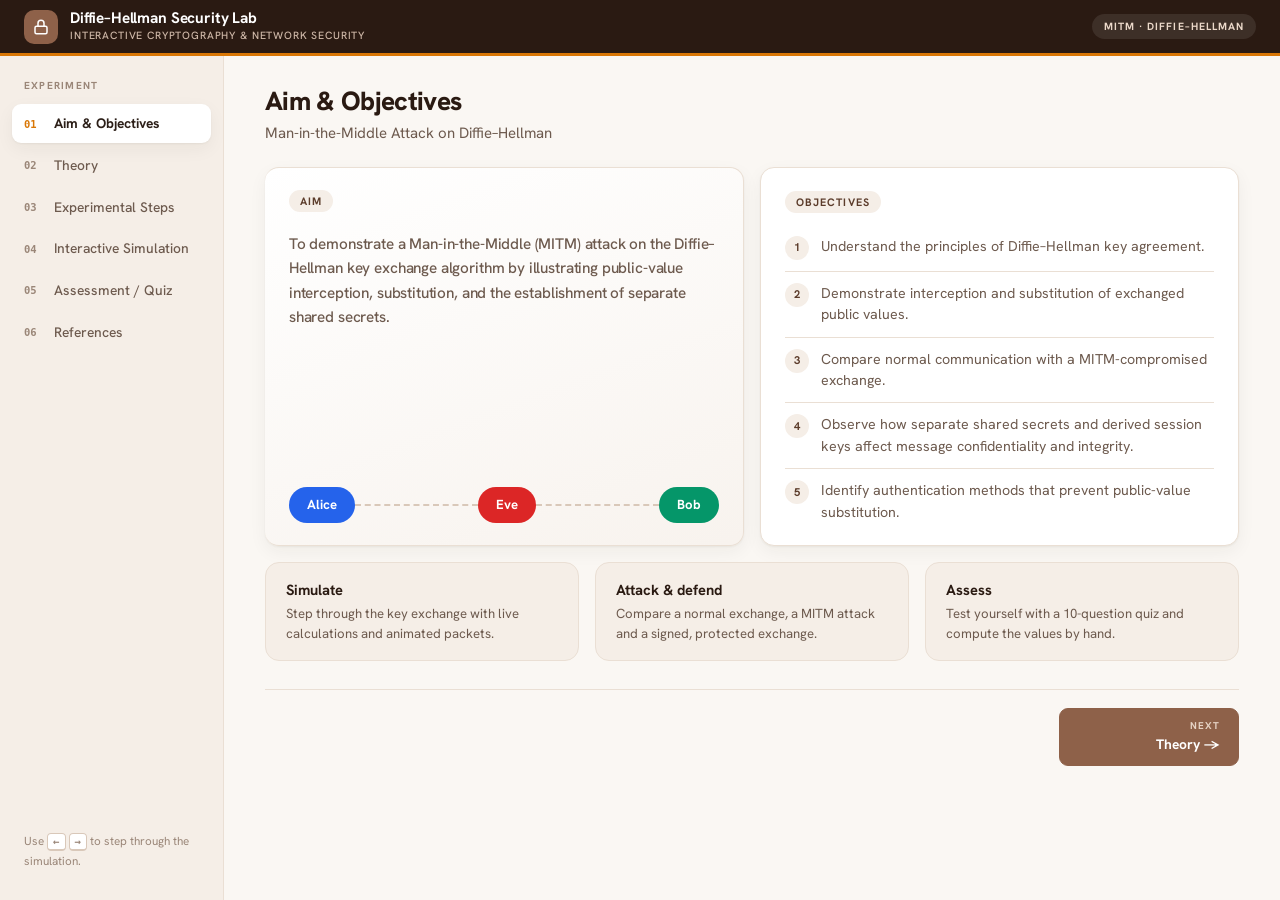
<file: index.html>
<!doctype html>
<html lang="en">
<head>
  <meta charset="utf-8">
  <meta name="viewport" content="width=device-width,initial-scale=1">
  <title>MITM on Diffie–Hellman · Virtual Lab</title>
  <meta name="description" content="Interactive virtual lab: Man-in-the-Middle attack on the Diffie–Hellman key exchange.">
  <link rel="preconnect" href="https://fonts.googleapis.com">
  <link rel="preconnect" href="https://fonts.gstatic.com" crossorigin>
  <link href="https://fonts.googleapis.com/css2?family=Hanken+Grotesk:wght@400;500;600;700;800&display=swap" rel="stylesheet">
  <link rel="stylesheet" href="style.css">
</head>
<body>

<header class="topbar">
  <div class="brand">
    <span class="brand-mark" aria-hidden="true">
      <svg width="18" height="18" viewBox="0 0 24 24" fill="none" stroke="currentColor" stroke-width="2" stroke-linecap="round" stroke-linejoin="round"><rect x="4" y="11" width="16" height="10" rx="2"/><path d="M8 11V7a4 4 0 0 1 8 0v4"/></svg>
    </span>
    <div>
      <div class="brand-title">Diffie–Hellman Security Lab</div>
      <div class="brand-sub">Interactive Cryptography &amp; Network Security</div>
    </div>
  </div>
  <span class="topbar-tag">MITM · Diffie–Hellman</span>
</header>

<div class="app">
  <nav class="rail" aria-label="Experiment sections">
    <div class="rail-label">Experiment</div>
    <button class="rail-btn" data-nav="aim"><span class="rail-num">01</span>Aim &amp; Objectives</button>
    <button class="rail-btn" data-nav="theory"><span class="rail-num">02</span>Theory</button>
    <button class="rail-btn" data-nav="steps"><span class="rail-num">03</span>Experimental Steps</button>
    <button class="rail-btn" data-nav="sim"><span class="rail-num">04</span>Interactive Simulation</button>
    <button class="rail-btn" data-nav="quiz"><span class="rail-num">05</span>Assessment / Quiz</button>
    <button class="rail-btn" data-nav="refs"><span class="rail-num">06</span>References</button>
    <div class="rail-foot">Use <kbd>←</kbd> <kbd>→</kbd> to step through the simulation.</div>
  </nav>

  <main id="main">

    <!-- 01 AIM -->
    <section class="view" id="aim">
      <header class="view-head">
        <h1>Aim &amp; Objectives</h1>
        <p class="lede">Man-in-the-Middle Attack on Diffie–Hellman</p>
      </header>

      <div class="aim-grid">
        <article class="card aim-card">
          <span class="chip">Aim</span>
          <p class="aim-text">To demonstrate a Man-in-the-Middle (MITM) attack on the Diffie–Hellman key exchange algorithm by illustrating public-value interception, substitution, and the establishment of separate shared secrets.</p>
          <div class="mini-flow" aria-hidden="true">
            <span class="mf mf-a">Alice</span><i></i><span class="mf mf-e">Eve</span><i></i><span class="mf mf-b">Bob</span>
          </div>
        </article>

        <article class="card">
          <span class="chip">Objectives</span>
          <ol class="objectives">
            <li>Understand the principles of Diffie–Hellman key agreement.</li>
            <li>Demonstrate interception and substitution of exchanged public values.</li>
            <li>Compare normal communication with a MITM-compromised exchange.</li>
            <li>Observe how separate shared secrets and derived session keys affect message confidentiality and integrity.</li>
            <li>Identify authentication methods that prevent public-value substitution.</li>
          </ol>
        </article>
      </div>

      <div class="features">
        <div class="feature"><b>Simulate</b><span>Step through the key exchange with live calculations and animated packets.</span></div>
        <div class="feature"><b>Attack &amp; defend</b><span>Compare a normal exchange, a MITM attack and a signed, protected exchange.</span></div>
        <div class="feature"><b>Assess</b><span>Test yourself with a 10-question quiz and compute the values by hand.</span></div>
      </div>
    </section>

    <!-- 02 THEORY -->
    <section class="view" id="theory">
      <header class="view-head">
        <h1>Theory</h1>
        <p class="lede">Diffie–Hellman lets two parties agree on a <strong>shared secret</strong> over an insecure network. Only public values travel; private exponents never leave their owners. A KDF then turns the secret into a session key.</p>
      </header>

      <div class="grid-4">
        <div class="card mini"><span class="mini-k">Public</span><h3>Parameters</h3><p>Prime <b>p</b> and generator <b>g</b> are known to everyone.</p></div>
        <div class="card mini"><span class="mini-k">Secret</span><h3>Private exponents</h3><p>Alice's <b>a</b>, Bob's <b>b</b> and Eve's <b>e</b> stay with their owners.</p></div>
        <div class="card mini"><span class="mini-k">Sent</span><h3>Public values</h3><p class="mono">A = g<sup>a</sup> mod p<br>B = g<sup>b</sup> mod p<br>E = g<sup>e</sup> mod p</p></div>
        <div class="card mini"><span class="mini-k">Derived</span><h3>Secret → session key</h3><p>The DH output is the shared secret. A KDF converts it into key material.</p></div>
      </div>

      <div class="theory-row">
        <article class="card">
          <div class="card-head">
            <h2>Explore the communication</h2>
            <div class="seg" role="group" aria-label="Diagram mode">
              <button class="seg-btn is-on" data-theory="normal">Normal</button>
              <button class="seg-btn" data-theory="attack">MITM</button>
            </div>
          </div>
          <div id="theoryVisual" class="theory-visual" aria-live="polite"></div>
        </article>

        <article class="card why">
          <h2>Why does the attack work?</h2>
          <p>Unauthenticated Diffie–Hellman never verifies <em>who</em> supplied a public value. An active attacker can replace values in transit and keep a separately keyed connection with each side.</p>
          <div class="cia">
            <span><b>Confidentiality</b>Messages may be exposed</span>
            <span><b>Integrity</b>Messages may be altered</span>
            <span><b>Availability</b>Affected if traffic is blocked</span>
          </div>
          <p class="fix"><b>Prevention:</b> authenticated key exchange — verified digital signatures, certificates, or an authenticated pre-shared secret.</p>
        </article>
      </div>
    </section>

    <!-- 03 STEPS -->
    <section class="view" id="steps">
      <header class="view-head">
        <h1>Experimental Steps</h1>
        <p class="lede">Follow the complete virtual experiment in three phases.</p>
      </header>

      <div class="phases">
        <article class="card phase">
          <div class="phase-head"><span class="phase-n">A</span><h2>Setup</h2></div>
          <ol start="1">
            <li>Enter the public prime modulus <b>p</b> and generator <b>g</b>.</li>
            <li>Enter Alice's private exponent, Bob's private exponent, and Eve's single private exponent.</li>
            <li>Calculate Alice's and Bob's public values.</li>
          </ol>
        </article>
        <article class="card phase">
          <div class="phase-head"><span class="phase-n">B</span><h2>Key exchange</h2></div>
          <ol start="4">
            <li>Run the normal exchange to observe the matching Diffie–Hellman shared secret.</li>
            <li>Switch to MITM mode and observe Eve's interception of public values.</li>
            <li>Observe Eve's substitution of both public values with Eve's public value.</li>
            <li>Calculate the two separately established shared secrets.</li>
            <li>Observe how matching or separate session-key material can be derived from those secrets.</li>
          </ol>
        </article>
        <article class="card phase">
          <div class="phase-head"><span class="phase-n">C</span><h2>Message &amp; analysis</h2></div>
          <ol start="9">
            <li>Send Alice's original message and observe its delivery without interception.</li>
            <li>In MITM mode, observe Eve's interception, modification, and forwarding of the message.</li>
            <li>Compare Alice's original message with Bob's received message.</li>
            <li>Analyze the attack's security implications and authentication-based prevention.</li>
          </ol>
        </article>
      </div>
    </section>

    <!-- 04 SIMULATION -->
    <section class="view view-sim" id="sim">
      <div class="params card">
        <div class="params-title"><span class="eyebrow">Setup</span><b>Parameters</b></div>
        <label class="pf pf-pub"><span>Prime <i>p</i></span><input id="in-p" type="number" inputmode="numeric" min="3" value="23"></label>
        <label class="pf pf-pub"><span>Generator <i>g</i></span><input id="in-g" type="number" inputmode="numeric" min="2" value="5"></label>
        <label class="pf pf-a"><span>Alice <i>a</i></span><input id="in-a" type="number" inputmode="numeric" min="1" value="6"></label>
        <label class="pf pf-b"><span>Bob <i>b</i></span><input id="in-b" type="number" inputmode="numeric" min="1" value="15"></label>
        <label class="pf pf-e"><span>Eve <i>e</i></span><input id="in-e" type="number" inputmode="numeric" min="1" value="7"></label>
        <button class="btn" id="btn-example">Load example</button>
        <span id="param-error" class="param-error" role="alert"></span>
      </div>

      <div class="sim-body">
        <div class="stage-col card">
          <div class="stage-top">
            <div class="seg" role="group" aria-label="Simulation mode">
              <button class="seg-btn is-on" data-mode="normal">Without MITM</button>
              <button class="seg-btn" data-mode="attack">With MITM</button>
              <button class="seg-btn" data-mode="signed">Protected (signed)</button>
            </div>
            <span id="status" class="pill">Direct exchange</span>
          </div>

          <div class="stage" id="stage">
            <div class="node" id="node-a"></div>
            <div class="channel" id="channel">
              <div class="lane lane-top"></div>
              <div class="lane lane-bot"></div>
              <span class="lane-tag lane-tag-top">Alice → Bob</span>
              <span class="lane-tag lane-tag-bot">Bob → Alice</span>
              <div class="flow-cap" id="flowcap" aria-live="polite"></div>
              <span class="tap" id="tap" title="Eve is listening on this link"></span>
            </div>
            <div class="node" id="node-b"></div>
            <div class="eve-slot" id="node-e"></div>
          </div>

          <div class="verdict" id="verdict"></div>

          <div class="transport">
            <div class="t-buttons">
              <button class="icon-btn" id="t-first" title="Restart" aria-label="Restart">⏮</button>
              <button class="icon-btn" id="t-prev" title="Previous step" aria-label="Previous step">◀</button>
              <button class="btn btn-primary t-play" id="t-play">▶ Play</button>
              <button class="icon-btn" id="t-next" title="Next step" aria-label="Next step">▶</button>
            </div>
            <div class="dots" id="dots" role="tablist" aria-label="Steps"></div>
            <label class="switch" title="Compute the values yourself before they are revealed"><input type="checkbox" id="practice"><i></i><span>Practice</span></label>
            <label class="speed"><span>Speed</span>
              <select id="speed">
                <option value="3200">Slow</option>
                <option value="2300" selected>Normal</option>
                <option value="1300">Fast</option>
              </select>
            </label>
          </div>
        </div>

        <aside class="inspector card">
          <div class="seg seg-wide" role="tablist">
            <button class="seg-btn is-on" data-tab="steps" role="tab">Calculation</button>
            <button class="seg-btn" data-tab="msg" role="tab">Message lab</button>
          </div>

          <div class="tab-pane" id="pane-steps">
            <div class="step-meta"><span class="tag" id="s-tag">Parameters</span><span class="step-count" id="s-count">1 / 7</span></div>
            <h2 id="s-title">Establishing public parameters</h2>
            <div class="formula" id="s-lines" aria-live="polite"></div>
            <div class="ask" id="s-ask" hidden></div>
            <p class="note" id="s-note"></p>
          </div>

          <div class="tab-pane" id="pane-msg" hidden></div>
        </aside>
      </div>
    </section>

    <!-- 05 QUIZ -->
    <section class="view" id="quiz">
      <header class="view-head">
        <h1>Assessment / Quiz</h1>
        <p class="lede">Practice questions aligned with concepts in William Stallings' <em>Cryptography and Network Security: Principles and Practice</em>.</p>
      </header>
      <div class="card quiz" id="quizBox"></div>
    </section>

    <!-- 06 REFERENCES -->
    <section class="view" id="refs">
      <header class="view-head">
        <h1>References</h1>
      </header>
      <div class="refs-grid">
        <article class="card">
          <h2>Textbook</h2>
          <p>William Stallings, <em>Cryptography and Network Security: Principles and Practice</em>. Relevant topics: key establishment, Diffie–Hellman and authentication.</p>
        </article>
        <article class="card">
          <h2>Online learning</h2>
          <ul class="links">
            <li><a href="https://www.geeksforgeeks.org/computer-networks/implementation-diffie-hellman-algorithm/" target="_blank" rel="noopener noreferrer">GeeksforGeeks — Diffie–Hellman algorithm implementation <span aria-hidden="true">↗</span></a></li>
            <li><a href="https://www.geeksforgeeks.org/python/man-in-the-middle-attack-in-diffie-hellman-key-exchange/" target="_blank" rel="noopener noreferrer">GeeksforGeeks — MITM attack on Diffie–Hellman <span aria-hidden="true">↗</span></a></li>
          </ul>
        </article>
        <article class="card note-card">
          <h2>Note</h2>
          <p>The explanations and quiz questions in this virtual lab are educational material. Small numeric examples are for teaching only; real protocols use much larger parameters and authenticated key exchange.</p>
        </article>
      </div>
    </section>

  </main>
</div>

<script src="script.js"></script>
</body>
</html>
</file>
<file: style.css>
/* Diffie–Hellman MITM Virtual Lab — warm brown theme, Hanken Grotesk */
:root {
  --bg: #faf7f3;
  --surface: #ffffff;
  --tint: #f5eee7;
  --line: #eadfd4;
  --line-strong: #d9c8b9;
  --ink: #2c1f18;
  --ink-2: #6d5a4e;
  --ink-3: #9a8678;
  --brown: #8e6149;
  --brown-d: #5c3c2b;
  --deep: #2a1a12;
  --amber: #d97706;
  --alice: #2563eb;
  --alice-bg: #eff5ff;
  --bob: #059669;
  --bob-bg: #ecfaf4;
  --eve: #dc2626;
  --eve-bg: #fef1f1;
  --violet: #7c3aed;
  --r: 14px;
  --r-sm: 9px;
  --shadow: 0 1px 2px rgba(44, 31, 24, .05), 0 6px 18px rgba(44, 31, 24, .05);
  --top-h: 56px;
  --mono: ui-monospace, "Cascadia Mono", "SF Mono", Consolas, monospace;
}

* { box-sizing: border-box; }
html { font-size: 15px; }
body {
  margin: 0;
  height: 100vh;
  overflow: hidden;
  font-family: "Hanken Grotesk", system-ui, -apple-system, "Segoe UI", sans-serif;
  color: var(--ink);
  background: var(--bg);
  line-height: 1.5;
  -webkit-font-smoothing: antialiased;
  font-variant-numeric: tabular-nums;
}
h1, h2, h3, p { margin: 0; }
button, input, select { font: inherit; color: inherit; }
button { cursor: pointer; border: 0; background: none; }
button:disabled { opacity: .4; cursor: not-allowed; }
:focus-visible { outline: 2px solid var(--amber); outline-offset: 2px; }
[hidden] { display: none !important; }
kbd {
  font: 600 .72rem var(--mono);
  padding: 1px 5px; border-radius: 4px;
  background: var(--surface); border: 1px solid var(--line-strong); border-bottom-width: 2px;
}

/* ---------- Top bar ---------- */
.topbar {
  height: var(--top-h);
  display: flex; align-items: center; justify-content: space-between;
  padding: 0 24px;
  background: var(--deep);
  color: #fff;
  border-bottom: 3px solid var(--amber);
}
.brand { display: flex; align-items: center; gap: 12px; }
.brand-mark {
  width: 34px; height: 34px; border-radius: 10px;
  display: grid; place-items: center;
  background: var(--brown);
}
.brand-title { font-weight: 700; font-size: 1.02rem; letter-spacing: -.01em; line-height: 1.2; }
.brand-sub { font-size: .7rem; color: #cdb6a6; letter-spacing: .08em; text-transform: uppercase; font-weight: 500; }
.topbar-tag {
  font-size: .7rem; font-weight: 700; letter-spacing: .1em; text-transform: uppercase;
  padding: 5px 12px; border-radius: 999px;
  background: rgba(255, 255, 255, .09); color: #ecd9ca;
}

/* ---------- App shell ---------- */
.app {
  display: grid;
  grid-template-columns: 224px minmax(0, 1fr);
  height: calc(100vh - var(--top-h));
}
.rail {
  display: flex; flex-direction: column; gap: 3px;
  padding: 22px 12px 16px;
  background: var(--tint);
  border-right: 1px solid var(--line);
}
.rail-label {
  padding: 0 12px 8px;
  font-size: .68rem; font-weight: 700; letter-spacing: .12em; text-transform: uppercase;
  color: var(--ink-3);
}
.rail-btn {
  display: flex; align-items: center; gap: 12px;
  padding: 9px 12px;
  border-radius: var(--r-sm);
  text-align: left;
  font-size: .92rem; font-weight: 500; color: var(--ink-2);
  transition: background .15s, color .15s;
}
.rail-num { font: 700 .7rem var(--mono); color: var(--ink-3); width: 18px; }
.rail-btn:hover { background: rgba(142, 97, 73, .1); color: var(--ink); }
.rail-btn.is-on { background: var(--surface); color: var(--ink); font-weight: 700; box-shadow: var(--shadow); }
.rail-btn.is-on .rail-num { color: var(--amber); }
.rail-foot { margin-top: auto; padding: 12px; font-size: .78rem; color: var(--ink-3); line-height: 1.7; }

main {
  overflow-y: auto;
  padding: 26px clamp(20px, 3.2vw, 44px) 40px;
  scrollbar-width: thin;
  scrollbar-color: var(--line-strong) transparent;
}
.view { display: none; max-width: 1180px; margin: 0 auto; }
.view.is-on { display: block; animation: rise .22s ease both; }
@keyframes rise { from { opacity: 0; transform: translateY(6px); } to { opacity: 1; transform: none; } }

.view-head { margin-bottom: 20px; }
.eyebrow {
  display: inline-block;
  font-size: .68rem; font-weight: 700; letter-spacing: .12em; text-transform: uppercase;
  color: var(--amber);
}
.view-head h1 { margin-top: 4px; font-size: 1.9rem; font-weight: 800; letter-spacing: -.025em; line-height: 1.15; color: var(--deep); }
.lede { margin-top: 8px; max-width: 70ch; color: var(--ink-2); font-size: 1rem; }
h2 { font-size: 1.05rem; font-weight: 700; letter-spacing: -.01em; color: var(--deep); }

/* ---------- Shared pieces ---------- */
.card {
  background: var(--surface);
  border: 1px solid var(--line);
  border-radius: var(--r);
  padding: 20px 22px;
  box-shadow: var(--shadow);
}
.btn {
  display: inline-flex; align-items: center; justify-content: center; gap: 6px;
  padding: 8px 15px;
  border-radius: var(--r-sm);
  border: 1px solid var(--line-strong);
  background: var(--surface);
  font-size: .88rem; font-weight: 600; color: var(--brown-d);
  transition: background .15s, border-color .15s, transform .1s;
}
.btn:hover:not(:disabled) { background: var(--tint); border-color: var(--brown); }
.btn:active:not(:disabled) { transform: translateY(1px); }
.btn-primary { background: var(--brown); border-color: var(--brown); color: #fff; }
.btn-primary:hover:not(:disabled) { background: var(--brown-d); border-color: var(--brown-d); }
.btn-block { width: 100%; }
.btn-row { display: flex; flex-wrap: wrap; gap: 10px; margin-top: 18px; }
.icon-btn {
  width: 34px; height: 34px; border-radius: var(--r-sm);
  border: 1px solid var(--line-strong); background: var(--surface);
  font-size: .72rem; color: var(--brown-d);
  transition: background .15s, border-color .15s;
}
.icon-btn:hover:not(:disabled) { background: var(--tint); border-color: var(--brown); }

.seg { display: inline-flex; padding: 3px; gap: 2px; border-radius: 10px; background: var(--tint); }
.seg-btn { padding: 5px 13px; border-radius: 7px; font-size: .84rem; font-weight: 600; color: var(--ink-2); transition: background .15s, color .15s; }
.seg-btn:hover { color: var(--ink); }
.seg-btn.is-on { background: var(--surface); color: var(--deep); box-shadow: 0 1px 3px rgba(44, 31, 24, .15); }
.seg-wide { display: flex; }
.seg-wide .seg-btn { flex: 1; }
.pill {
  font-size: .72rem; font-weight: 700; letter-spacing: .06em; text-transform: uppercase;
  padding: 4px 11px; border-radius: 999px;
  background: #d8f3e7; color: #05603f;
}
.pill.is-attack { background: #fde0e0; color: #9b1c1c; }
.card-head { display: flex; align-items: center; justify-content: space-between; gap: 12px; margin-bottom: 12px; }
.mono { font-family: var(--mono); }

/* ---------- 01 Aim ---------- */
.aim-grid { display: grid; grid-template-columns: 1fr 1fr; gap: 16px; align-items: stretch; }
.aim-card { border-left: 4px solid var(--brown); }
.aim-card p { margin-top: 8px; color: var(--ink-2); font-size: 1.02rem; line-height: 1.6; }
.flow-chips { display: flex; align-items: center; gap: 8px; margin-top: 18px; flex-wrap: wrap; }
.flow-chips span { padding: 4px 12px; border-radius: 999px; background: var(--tint); font-size: .8rem; font-weight: 600; color: var(--brown-d); }
.flow-chips i { width: 14px; height: 2px; background: var(--line-strong); border-radius: 2px; }
.objectives { list-style: none; margin: 12px 0 0; padding: 0; counter-reset: o; }
.objectives li {
  counter-increment: o;
  display: flex; gap: 12px; align-items: flex-start;
  padding: 9px 0;
  border-bottom: 1px solid var(--line);
  color: var(--ink-2); font-size: .95rem;
}
.objectives li:last-child { border-bottom: 0; padding-bottom: 0; }
.objectives li::before {
  content: counter(o);
  flex: none; width: 24px; height: 24px; border-radius: 50%;
  display: grid; place-items: center;
  background: var(--tint); color: var(--brown-d);
  font-size: .75rem; font-weight: 700;
}

/* ---------- 02 Theory ---------- */
.grid-4 { display: grid; grid-template-columns: repeat(4, 1fr); gap: 12px; margin-bottom: 16px; }
.mini { padding: 15px 16px; }
.mini-k { font-size: .66rem; font-weight: 700; letter-spacing: .12em; text-transform: uppercase; color: var(--amber); }
.mini h3 { margin: 3px 0 5px; font-size: .98rem; font-weight: 700; color: var(--deep); }
.mini p { font-size: .86rem; color: var(--ink-2); line-height: 1.5; }
.mini p.mono { font-size: .8rem; line-height: 1.75; }
.theory-row { display: grid; grid-template-columns: 1.35fr 1fr; gap: 16px; }
.theory-visual svg { display: block; width: 100%; height: auto; }
.theory-visual .cap { margin-top: 6px; font-size: .88rem; color: var(--ink-2); text-align: center; }
.why p { margin-top: 8px; color: var(--ink-2); font-size: .94rem; }
.cia { display: grid; gap: 8px; margin: 14px 0; }
.cia span { display: block; padding: 8px 12px; border-radius: var(--r-sm); background: var(--tint); font-size: .84rem; color: var(--ink-2); }
.cia b { display: block; color: var(--deep); font-size: .9rem; }
.fix { padding-top: 12px; border-top: 1px solid var(--line); font-size: .88rem !important; }
.fix b { color: var(--bob); }

/* ---------- 03 Steps ---------- */
.phases { display: grid; grid-template-columns: repeat(3, 1fr); gap: 16px; align-items: stretch; }
.phase-head { display: flex; align-items: center; gap: 10px; margin-bottom: 8px; }
.phase-n { width: 28px; height: 28px; border-radius: 8px; display: grid; place-items: center; background: var(--brown); color: #fff; font-weight: 800; font-size: .85rem; }
.phase ol { margin: 0; padding-left: 0; list-style: none; counter-reset: st; }
.phase ol li { position: relative; padding: 8px 0 8px 32px; border-top: 1px solid var(--line); font-size: .92rem; color: var(--ink-2); }
.phase ol li { counter-increment: st; }
.phase ol li::before { content: counter(st, decimal-leading-zero); position: absolute; left: 0; top: 10px; font: 700 .76rem var(--mono); color: var(--amber); }

/* ---------- 04 Simulation ---------- */
.view-sim.is-on { display: flex; flex-direction: column; gap: 14px; height: calc(100vh - var(--top-h) - 66px); min-height: 600px; max-width: 1280px; }
.params { display: flex; align-items: flex-end; flex-wrap: wrap; gap: 12px; padding: 12px 16px; }
.params-title { display: flex; flex-direction: column; margin-right: 6px; line-height: 1.2; padding-bottom: 4px; }
.params-title b { font-size: 1rem; color: var(--deep); }
.pf { display: flex; flex-direction: column; gap: 3px; font-size: .74rem; font-weight: 600; color: var(--ink-2); }
.pf span { display: flex; align-items: center; gap: 6px; }
.pf span::before { content: ""; width: 8px; height: 8px; border-radius: 50%; background: var(--c, var(--brown)); }
.pf i { font-style: italic; font-weight: 700; color: var(--deep); }
.pf-a { --c: var(--alice); } .pf-b { --c: var(--bob); } .pf-e { --c: var(--eve); }
input[type=number], input[type=text], select {
  width: 100%;
  padding: 7px 10px;
  border: 1px solid var(--line-strong);
  border-radius: var(--r-sm);
  background: #fff;
  font-size: .92rem; font-weight: 600;
}
.pf input { width: 84px; }
input:focus, select:focus { outline: 2px solid rgba(217, 119, 6, .35); outline-offset: 0; border-color: var(--amber); }
.params.is-bad .pf input { border-color: var(--eve); }
.param-error { color: var(--eve); font-size: .84rem; font-weight: 600; padding-bottom: 8px; }

.sim-body { flex: 1; min-height: 0; display: grid; grid-template-columns: minmax(0, 1fr) 340px; gap: 14px; }
.stage-col { display: flex; flex-direction: column; min-height: 0; padding: 14px 16px; }
.stage-top { display: flex; align-items: center; justify-content: space-between; margin-bottom: 12px; }

.stage {
  flex: 1; min-height: 0;
  display: grid;
  grid-template-columns: 206px minmax(0, 1fr) 206px;
  grid-template-rows: auto 1fr;
  column-gap: 0;
  align-content: start;
}
.node { background: var(--surface); border: 1px solid var(--line); border-top: 3px solid var(--c); border-radius: var(--r-sm); padding: 10px 12px; box-shadow: var(--shadow); }
.node-a { --c: var(--alice); } .node-b { --c: var(--bob); } .node-e { --c: var(--eve); }
.node-head { display: flex; align-items: center; gap: 9px; margin-bottom: 8px; }
.avatar { width: 30px; height: 30px; border-radius: 50%; display: grid; place-items: center; background: var(--c); color: #fff; font-weight: 800; font-size: .9rem; flex: none; }
.node-name { font-weight: 700; font-size: .95rem; line-height: 1.1; color: var(--deep); }
.node-role { font-size: .7rem; color: var(--ink-3); font-weight: 500; }
.rows { display: grid; gap: 2px; }
.row { display: flex; align-items: center; justify-content: space-between; gap: 8px; padding: 4px 7px; border-radius: 6px; font-size: .78rem; }
.row-k { color: var(--ink-2); font-weight: 500; line-height: 1.2; }
.row-v { font: 700 .82rem var(--mono); color: var(--deep); text-align: right; }
.row.is-empty .row-v { color: var(--line-strong); font-weight: 500; }
.row.is-secret .row-v::before { content: "🔒 "; font-size: .7rem; }
.row.is-new { animation: flash 1.4s ease-out; }
@keyframes flash { 0% { background: #ffe9b8; } 100% { background: transparent; } }
.row.is-evil .row-v { color: var(--eve); }
.row small { display: block; font: 500 .66rem "Hanken Grotesk", sans-serif; color: var(--eve); }

.channel { position: relative; min-width: 0; }
.lane { position: absolute; left: 6px; right: 6px; height: 0; border-top: 2px dashed var(--line-strong); }
.lane-top { top: 38%; } .lane-bot { top: 66%; }
.lane-tag { position: absolute; left: 50%; transform: translateX(-50%); font-size: .64rem; font-weight: 700; letter-spacing: .08em; text-transform: uppercase; color: var(--ink-3); white-space: nowrap; }
.lane-tag-top { top: calc(38% - 20px); } .lane-tag-bot { top: calc(66% + 6px); }
.stage.is-attack .lane { border-color: #f0b4b4; }
.tap { position: absolute; left: 50%; bottom: -14px; width: 12px; height: 12px; margin-left: -6px; border-radius: 50%; background: var(--eve); box-shadow: 0 0 0 5px rgba(220, 38, 38, .16); opacity: 0; transform: scale(.4); transition: opacity .3s, transform .3s; }
.stage.is-attack .tap { opacity: 1; transform: none; }
.packet {
  position: absolute; z-index: 3;
  transform: translate(-50%, -50%);
  padding: 3px 10px; border-radius: 999px;
  font: 700 .74rem var(--mono); color: #fff; white-space: nowrap;
  background: var(--alice);
  box-shadow: 0 3px 10px rgba(44, 31, 24, .25);
  pointer-events: none;
}
.packet.k-b { background: var(--bob); }
.packet.k-e { background: var(--eve); }
.packet.k-c { background: var(--violet); }

.eve-slot { grid-column: 1 / -1; grid-row: 2; margin: 24px auto 0; width: min(100%, 600px); position: relative; }
.eve-slot .rows { grid-template-columns: repeat(3, 1fr); gap: 2px 10px; }
.eve-slot .row { flex-direction: column; align-items: flex-start; gap: 1px; }
.eve-slot .row-v { text-align: left; }
.eve-slot::before { content: ""; position: absolute; left: 50%; top: -24px; height: 24px; border-left: 2px dashed #f0b4b4; opacity: 0; transition: opacity .3s; }
.stage.is-attack .eve-slot::before { opacity: 1; }
.eve-off { height: 100%; max-height: 130px; display: grid; place-items: center; text-align: center; padding: 12px; border: 2px dashed var(--line); border-radius: var(--r-sm); color: var(--ink-3); font-size: .84rem; }
.eve-off b { display: block; color: var(--ink-2); }

.verdict { margin: 10px 0 0; min-height: 40px; display: flex; align-items: center; padding: 8px 14px; border-radius: var(--r-sm); background: var(--tint); color: var(--ink-3); font-size: .86rem; font-weight: 500; }
.verdict.is-ok { background: var(--bob-bg); color: #05603f; font-weight: 600; }
.verdict.is-bad { background: var(--eve-bg); color: #9b1c1c; font-weight: 600; }

.transport { display: flex; align-items: center; gap: 14px; margin-top: 12px; padding-top: 12px; border-top: 1px solid var(--line); }
.t-buttons { display: flex; align-items: center; gap: 6px; }
.t-play { min-width: 96px; padding: 7px 12px; }
.dots { display: flex; align-items: center; gap: 6px; flex: 1; justify-content: center; flex-wrap: wrap; }
.dot { width: 26px; height: 8px; border-radius: 99px; background: var(--line); transition: background .2s, width .2s; }
.dot:hover { background: var(--line-strong); }
.dot.is-done { background: #cfae95; }
.dot.is-now { background: var(--brown); width: 38px; }
.speed { display: flex; align-items: center; gap: 8px; font-size: .78rem; font-weight: 600; color: var(--ink-2); }
.speed select { width: auto; padding: 5px 8px; font-size: .84rem; }

.inspector { display: flex; flex-direction: column; gap: 14px; min-height: 0; overflow-y: auto; padding: 14px 16px; scrollbar-width: thin; scrollbar-color: var(--line-strong) transparent; }
.tab-pane { display: flex; flex-direction: column; gap: 10px; }
.step-meta { display: flex; align-items: center; justify-content: space-between; }
.tag { font-size: .66rem; font-weight: 700; letter-spacing: .1em; text-transform: uppercase; padding: 3px 9px; border-radius: 999px; background: var(--tint); color: var(--brown-d); }
.tag.t-attack { background: #fde0e0; color: #9b1c1c; }
.tag.t-key { background: #ece3fb; color: #5b21b6; }
.tag.t-ok { background: #d8f3e7; color: #05603f; }
.step-count { font: 700 .78rem var(--mono); color: var(--ink-3); }
.inspector h2 { font-size: 1.12rem; line-height: 1.25; }
.formula { display: grid; gap: 5px; }
.fl { padding: 6px 11px; border-left: 3px solid var(--line-strong); background: var(--tint); border-radius: 0 7px 7px 0; font: 500 .84rem var(--mono); overflow-wrap: anywhere; animation: rise .25s ease both; }
.fl.f-key { border-left-color: var(--brown); font-weight: 700; background: #f1e4d8; }
.fl.f-ok { border-left-color: var(--bob); background: var(--bob-bg); font-weight: 700; }
.fl.f-bad { border-left-color: var(--eve); background: var(--eve-bg); font-weight: 700; }
.fl.f-viol { border-left-color: var(--violet); background: #f3edfd; font-weight: 700; }
.note { color: var(--ink-2); font-size: .9rem; line-height: 1.55; }

.fld { display: flex; flex-direction: column; gap: 4px; font-size: .78rem; font-weight: 600; color: var(--ink-2); }
.msg-out { display: grid; gap: 8px; }
.hop { display: grid; grid-template-columns: 26px 1fr; gap: 10px; padding: 9px 11px; border: 1px solid var(--line); border-radius: var(--r-sm); animation: rise .3s ease both; }
.hop-ico { width: 26px; height: 26px; border-radius: 50%; display: grid; place-items: center; background: var(--c, var(--brown)); color: #fff; font-size: .74rem; font-weight: 800; }
.hop b { display: block; font-size: .82rem; color: var(--deep); }
.hop span { font-size: .8rem; color: var(--ink-2); overflow-wrap: anywhere; }
.hop code { font: 600 .74rem var(--mono); color: var(--violet); }
.hop.h-a { --c: var(--alice); } .hop.h-b { --c: var(--bob); } .hop.h-e { --c: var(--eve); }
.compare { display: grid; grid-template-columns: 1fr 1fr; gap: 8px; margin-top: 2px; }
.compare div { padding: 9px 11px; border-radius: var(--r-sm); background: var(--tint); font-size: .8rem; color: var(--ink-2); }
.compare b { display: block; font-size: .64rem; letter-spacing: .1em; text-transform: uppercase; color: var(--ink-3); margin-bottom: 2px; }
.compare strong { color: var(--deep); font-size: .9rem; }
.compare.is-bad div:last-child { background: var(--eve-bg); } .compare.is-bad div:last-child strong { color: #9b1c1c; }
.compare.is-ok div:last-child { background: var(--bob-bg); }
.result-line { padding: 9px 12px; border-radius: var(--r-sm); font-size: .84rem; font-weight: 600; }
.result-line.is-ok { background: var(--bob-bg); color: #05603f; }
.result-line.is-bad { background: var(--eve-bg); color: #9b1c1c; }

/* ---------- 05 Quiz ---------- */
.quiz { max-width: 720px; padding: 22px 26px; }
.q-top { display: flex; align-items: center; justify-content: space-between; font-size: .86rem; font-weight: 700; color: var(--ink-2); }
.q-bar { display: flex; gap: 4px; margin: 10px 0 18px; }
.q-bar i { flex: 1; height: 5px; border-radius: 9px; background: var(--line); }
.q-bar i.ok { background: var(--bob); } .q-bar i.no { background: var(--eve); } .q-bar i.cur { background: var(--brown); }
.q-text { font-size: 1.22rem; font-weight: 700; letter-spacing: -.015em; line-height: 1.35; color: var(--deep); margin-bottom: 14px; }
.opt { display: flex; align-items: center; gap: 12px; width: 100%; padding: 10px 13px; margin-bottom: 8px; text-align: left; border: 1px solid var(--line-strong); border-radius: var(--r-sm); background: #fff; font-size: .95rem; transition: border-color .15s, background .15s; }
.opt:hover:not(:disabled) { border-color: var(--brown); background: var(--tint); }
.opt:disabled { cursor: default; opacity: 1; }
.opt-l { flex: none; width: 26px; height: 26px; border-radius: 7px; display: grid; place-items: center; background: var(--tint); font-size: .78rem; font-weight: 800; color: var(--brown-d); }
.opt.is-sel { border-color: var(--brown); background: var(--tint); }
.opt.is-sel .opt-l { background: var(--brown); color: #fff; }
.opt.is-right { border-color: var(--bob); background: var(--bob-bg); }
.opt.is-right .opt-l { background: var(--bob); color: #fff; }
.opt.is-wrong { border-color: var(--eve); background: var(--eve-bg); }
.opt.is-wrong .opt-l { background: var(--eve); color: #fff; }
.q-fb { margin: 4px 0 2px; padding: 11px 14px; border-radius: var(--r-sm); font-size: .88rem; color: var(--ink-2); }
.q-fb b { display: block; margin-bottom: 2px; }
.q-fb.is-ok { background: var(--bob-bg); } .q-fb.is-ok b { color: #05603f; }
.q-fb.is-bad { background: var(--eve-bg); } .q-fb.is-bad b { color: #9b1c1c; }
.q-hint { color: var(--eve); font-size: .84rem; font-weight: 600; margin-top: 4px; min-height: 1.2em; }
.q-actions { margin-top: 14px; display: flex; gap: 10px; }
.score { text-align: center; padding: 10px 0; }
.score-ring { --p: 0; width: 120px; height: 120px; margin: 4px auto 14px; border-radius: 50%; display: grid; place-items: center; background: conic-gradient(var(--brown) calc(var(--p) * 1%), var(--line) 0); }
.score-ring span { width: 94px; height: 94px; border-radius: 50%; background: #fff; display: grid; place-items: center; font-size: 1.7rem; font-weight: 800; color: var(--deep); }
.score h2 { font-size: 1.3rem; }
.score p { color: var(--ink-2); margin: 4px 0 14px; }

/* ---------- 06 References ---------- */
.refs-grid { display: grid; grid-template-columns: repeat(3, 1fr); gap: 16px; align-items: stretch; }
.refs-grid p { margin-top: 8px; color: var(--ink-2); font-size: .94rem; }
.links { list-style: none; margin: 10px 0 0; padding: 0; display: grid; gap: 8px; }
.links a { display: block; padding: 10px 12px; border: 1px solid var(--line); border-radius: var(--r-sm); color: var(--brown-d); font-weight: 600; font-size: .9rem; text-decoration: none; transition: border-color .15s, background .15s; }
.links a:hover { border-color: var(--brown); background: var(--tint); }
.note-card { background: var(--tint); box-shadow: none; }

/* ---------- Responsive ---------- */
@media (max-width: 1180px) {
  .sim-body { grid-template-columns: minmax(0, 1fr) 300px; }
  .stage { grid-template-columns: 188px minmax(0, 1fr) 188px; }
}
@media (max-width: 980px) {
  body { height: auto; overflow: auto; }
  .app { grid-template-columns: 1fr; height: auto; }
  .rail { flex-direction: row; overflow-x: auto; padding: 8px 12px; border-right: 0; border-bottom: 1px solid var(--line); position: sticky; top: 0; z-index: 5; }
  .rail-label, .rail-foot, .rail-num { display: none; }
  .rail-btn { white-space: nowrap; padding: 7px 12px; }
  main { overflow: visible; }
  .view-sim.is-on { height: auto; }
  .sim-body { grid-template-columns: 1fr; }
  .inspector { overflow: visible; }
  .aim-grid, .theory-row, .phases, .refs-grid { grid-template-columns: 1fr; }
  .grid-4 { grid-template-columns: 1fr 1fr; }
  .topbar-tag { display: none; }
}
@media (max-width: 700px) {
  .stage { grid-template-columns: 1fr; row-gap: 12px; }
  .channel { height: 90px; }
  .eve-slot { grid-column: 1; grid-row: auto; margin-top: 0; }
  .eve-slot::before { display: none; }
  .transport { flex-wrap: wrap; }
  .grid-4 { grid-template-columns: 1fr; }
  .view-head h1 { font-size: 1.5rem; }
}
@media (prefers-reduced-motion: reduce) { * { animation: none !important; transition: none !important; } }

/* ---------- Simulation extras ---------- */
.pill.is-signed { background: #ece3fb; color: #5b21b6; }
.verdict { gap: 14px; justify-content: space-between; flex-wrap: wrap; }
.tap.is-hit { animation: hit .7s ease-out; }
@keyframes hit { 0% { box-shadow: 0 0 0 0 rgba(220, 38, 38, .6); transform: scale(1.5); } 100% { box-shadow: 0 0 0 22px rgba(220, 38, 38, 0); transform: none; } }
.packet { padding: 4px 11px; font-size: .78rem; box-shadow: 0 0 0 3px rgba(255, 255, 255, .95), 0 5px 16px rgba(44, 31, 24, .3); }
.switch { display: inline-flex; align-items: center; gap: 7px; font-size: .8rem; font-weight: 600; color: var(--ink-2); cursor: pointer; }
.switch input { position: absolute; opacity: 0; }
.switch i { position: relative; width: 32px; height: 18px; border-radius: 99px; background: var(--line-strong); transition: background .2s; }
.switch i::after { content: ""; position: absolute; top: 2px; left: 2px; width: 14px; height: 14px; border-radius: 50%; background: #fff; transition: transform .2s; }
.switch input:checked + i { background: var(--brown); }
.switch input:checked + i::after { transform: translateX(14px); }
.switch input:focus-visible + i { outline: 2px solid var(--amber); outline-offset: 2px; }
.ask { padding: 12px; border-radius: var(--r-sm); background: #fff8ec; border: 1px solid #f1d49b; }
.ask-q { font: 600 .9rem var(--mono); color: var(--deep); }
.ask-q b { display: block; font: 700 .66rem "Hanken Grotesk", sans-serif; letter-spacing: .1em; text-transform: uppercase; color: var(--amber); margin-bottom: 2px; }
.ask-row { display: flex; gap: 6px; margin-top: 8px; }
.ask-row input { flex: 1; min-width: 0; }
.ask-fb { margin-top: 7px; font-size: .8rem; color: var(--ink-2); }
.ask-fb.is-bad { color: var(--eve); font-weight: 600; }
.ask.shake { animation: shake .3s; }
@keyframes shake { 25% { transform: translateX(-5px); } 75% { transform: translateX(5px); } }
.transport { flex-wrap: wrap; row-gap: 8px; }
.dots { flex: 1 1 140px; flex-wrap: nowrap; gap: 5px; min-width: 0; }
.dot { width: 18px; flex: none; }
.dot.is-now { width: 30px; }

/* ---------- Animation polish ---------- */
.packet { transition: opacity .25s, background .3s; z-index: 4; }
.packet.k-c { letter-spacing: .02em; }
.flow-cap { position: absolute; left: 50%; top: 2px; transform: translate(-50%, -4px); max-width: 100%; padding: 3px 12px; border-radius: 999px; background: var(--tint); color: var(--brown-d); font-size: .72rem; font-weight: 700; text-align: center; white-space: nowrap; opacity: 0; transition: opacity .2s, transform .2s; pointer-events: none; }
.flow-cap.is-on { opacity: 1; transform: translate(-50%, 0); }
.flow-cap.t-bad { background: #fde0e0; color: #9b1c1c; }
.node.pulse { animation: pulse .95s ease-out; }
@keyframes pulse { 0% { box-shadow: 0 0 0 0 color-mix(in srgb, var(--c) 55%, transparent); } 100% { box-shadow: 0 0 0 16px transparent; } }
.hop.no-anim, .compare.no-anim, .result-line.no-anim { animation: none; }
.compare, .result-line { animation: rise .3s ease both; }
.verdict { justify-content: flex-start; }

/* ---------- Page polish ---------- */
.view-head { margin-bottom: 22px; }
.view-head h1 { font-size: 1.75rem; }
.view-head .lede { margin-top: 6px; }
.card { padding: 22px 24px; }
.chip { display: inline-block; margin-bottom: 12px; padding: 3px 11px; border-radius: 999px; background: var(--tint); color: var(--brown-d); font-size: .72rem; font-weight: 700; letter-spacing: .1em; text-transform: uppercase; }
.aim-card { border-left: 0; display: flex; flex-direction: column; justify-content: flex-start; background: linear-gradient(160deg, #fff 0%, var(--tint) 140%); }
.aim-text { font-size: 1.28rem; line-height: 1.55; font-weight: 500; letter-spacing: -.01em; color: var(--deep); margin: 0; }
.objectives { margin-top: 0; }
.objectives li { padding: 11px 0; }
.features { display: grid; grid-template-columns: repeat(3, 1fr); gap: 16px; margin-top: 16px; }
.feature { padding: 16px 20px; border-radius: var(--r); background: var(--tint); border: 1px solid var(--line); display: grid; gap: 3px; }
.feature b { font-size: .98rem; color: var(--deep); }
.feature span { font-size: .88rem; color: var(--ink-2); line-height: 1.5; }
.phase { padding: 20px 22px; }
.phase ol li:first-child { border-top: 0; }
.pager { display: flex; justify-content: space-between; gap: 12px; margin-top: 28px; padding-top: 18px; border-top: 1px solid var(--line); }
.pager-btn { display: grid; gap: 1px; padding: 10px 18px; min-width: 180px; text-align: left; border: 1px solid var(--line-strong); border-radius: var(--r-sm); background: var(--surface); transition: border-color .15s, background .15s; }
.pager-btn small { font-size: .66rem; font-weight: 700; letter-spacing: .1em; text-transform: uppercase; color: var(--ink-3); }
.pager-btn span { font-size: .92rem; font-weight: 700; color: var(--deep); }
.pager-btn:hover { border-color: var(--brown); background: var(--tint); }
.pager-btn.is-next { text-align: right; margin-left: auto; background: var(--brown); border-color: var(--brown); }
.pager-btn.is-next small { color: #e6d3c5; }
.pager-btn.is-next span { color: #fff; }
.pager-btn.is-next:hover { background: var(--brown-d); border-color: var(--brown-d); }
@media (max-width: 980px) { .features { grid-template-columns: 1fr; } .aim-grid { grid-template-columns: 1fr; } }
.chip { align-self: flex-start; }
.mini-flow { margin-top: auto; padding-top: 22px; display: flex; align-items: center; gap: 0; }
.mini-flow i { flex: 1; height: 0; border-top: 2px dashed var(--line-strong); }
.mf { padding: 8px 18px; border-radius: 999px; font-size: .88rem; font-weight: 700; color: #fff; }
.mf-a { background: var(--alice); } .mf-e { background: var(--eve); } .mf-b { background: var(--bob); }
.theory-row > .card:first-child { display: flex; flex-direction: column; }
.theory-visual { flex: 1; display: flex; flex-direction: column; justify-content: center; gap: 10px; }
.mini { padding: 14px 16px 12px; }

/* ---------- Message lab (interactive) ---------- */
.lab-head { display: flex; align-items: center; justify-content: space-between; gap: 8px; }
.lab-tools { display: flex; gap: 6px; }
.btn-sm { padding: 5px 10px; font-size: .78rem; }
.btn-danger { color: #9b1c1c; border-color: #f0b4b4; }
.btn-danger:hover:not(:disabled) { background: var(--eve-bg); border-color: var(--eve); }
.actors { display: grid; gap: 10px; }
.actor { padding: 10px 12px; border: 1px solid var(--line); border-left: 4px solid var(--c, var(--line-strong)); border-radius: var(--r-sm); display: grid; gap: 8px; transition: opacity .2s, box-shadow .2s; }
.actor.a-a { --c: var(--alice); } .actor.a-b { --c: var(--bob); } .actor.a-e { --c: var(--eve); }
.actor.is-wait { opacity: .55; }
.actor.is-active { box-shadow: 0 0 0 2px color-mix(in srgb, var(--c) 30%, transparent); background: #fff; }
.actor header { display: flex; align-items: center; gap: 8px; }
.actor header b { font-size: .92rem; color: var(--deep); }
.actor .avatar { width: 24px; height: 24px; font-size: .74rem; }
.akey { margin-left: auto; font: 600 .68rem var(--mono); color: var(--ink-3); }
.kv { display: grid; gap: 1px; font-size: .78rem; }
.kv > span { font-size: .66rem; font-weight: 700; letter-spacing: .08em; text-transform: uppercase; color: var(--ink-3); }
.kv b { font-size: .88rem; color: var(--deep); overflow-wrap: anywhere; }
.kv b.ok { color: #05603f; } .kv b.bad { color: #9b1c1c; } .kv b.mute { color: var(--ink-2); font-family: var(--mono); font-size: .8rem; }
.kv code { font: 600 .74rem var(--mono); color: var(--violet); overflow-wrap: anywhere; }
.btns { display: flex; flex-wrap: wrap; gap: 6px; }
.idle { margin: 0; font-size: .82rem; color: var(--ink-3); }
.lockbox { display: grid; gap: 6px; justify-items: center; text-align: center; padding: 26px 16px; border: 2px dashed var(--line-strong); border-radius: var(--r); }
.lockbox p { margin: 0; font-size: .86rem; color: var(--ink-2); }
.lockbox .btn { margin-top: 6px; }
.lock-ico { font-size: 1.6rem; }
#pane-msg .compare, #pane-msg .result-line { margin-top: 2px; }
.lab-head h2 { white-space: nowrap; }
.lab-tools .btn { white-space: nowrap; }

/* ---------- Fit fixes: never overlap, grow instead of squash ---------- */
.view-sim.is-on { height: auto; min-height: calc(100vh - var(--top-h) - 66px); }
.sim-body { min-height: 0; }
.stage { flex: 1 0 auto; min-height: 0; }
.stage-col { min-height: min-content; }
.inspector { overflow: visible; }
.channel { z-index: 2; }
.tap { z-index: 3; background: var(--eve); border: 2px solid #fff; width: 14px; height: 14px; margin-left: -7px; bottom: -16px; }
.eve-slot::before { z-index: 0; top: -22px; height: 22px; }
.verdict { position: relative; z-index: 1; }
</file>
